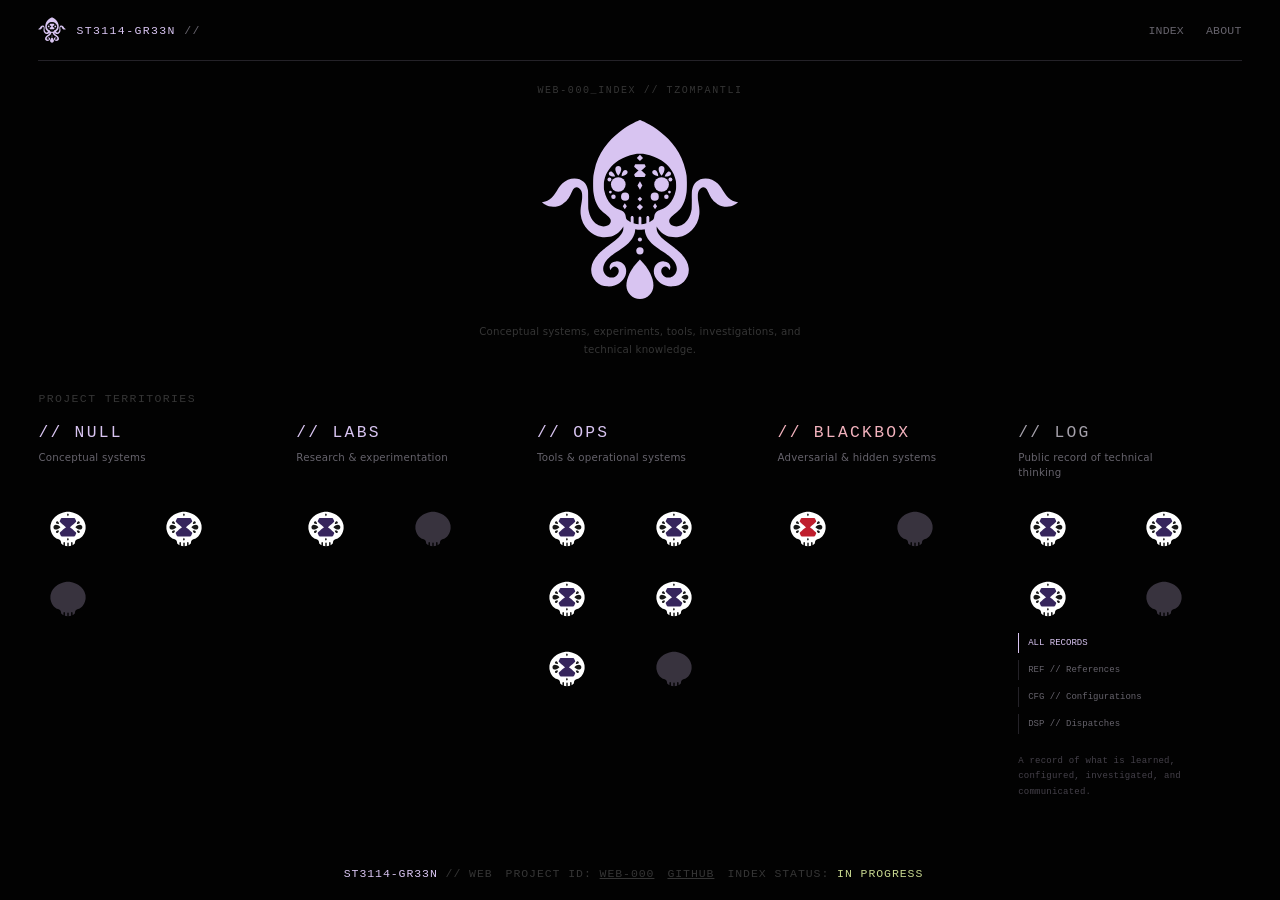
<file: index.html>
<!doctype html>
<html lang="en">
<head>
<meta charset="utf-8">
<meta name="viewport" content="width=device-width, initial-scale=1">
<meta name="theme-color" content="#020202">
<title>ST3114-GR33N // INDEX</title>
<link rel="icon" href="favicon/favicon_dark.svg" media="(prefers-color-scheme: dark)">
<link rel="icon" href="favicon/favicon_light.svg" media="(prefers-color-scheme: light)">
<link rel="stylesheet" href="style.css">
</head>
<body>
<div class="shell">
  <header class="topbar">
    <div class="brand-wrap">
      <img class="brand-icon" src="./assets/ST33114-GR33N_Icon.svg" alt="" aria-hidden="true">
      <div class="brand">ST3114-GR33N <span>//</span></div>
    </div>
    <nav class="topmeta" aria-label="Main links">
      <a href="#index">INDEX</a>
      <a href="#about" id="aboutLink">ABOUT</a>
      <!--<a href="mailto:hello@example.com" title="Replace with your contact address">CONTACT</a>-->
    </nav>
  </header>

  <section class="intro" id="about">
    <div class="eyebrow">WEB-000_Index // TZOMPANTLI</div>
    <div class="intro-banner">
      <img src="./assets/ST3114-GR33N_Web.svg" alt="ST3114-GR33N">
    </div>
    <div class="intro-note">Conceptual systems, experiments, tools, investigations, and technical knowledge.</div>
  </section>

  <div class="index-label" id="index">
    <span>PROJECT TERRITORIES</span>
    <span></span>
  </div>

  <main class="territories" aria-label="Project territories">
    <section class="territory" data-territory="NULL">
      <div class="territory-head"><div class="territory-name"><span class="territory-name-accent">// NULL</span></div><div class="territory-desc">Conceptual systems</div></div>
      <div class="territory-rule"></div>
      <div class="artifacts">
        <button class="artifact" data-id="NULL-001" aria-label="Inspect NULL-001 Maya Long Count" aria-expanded="false">
          <img src="./assets/skulls/skull_prototype.svg" alt="skull_prototype">
        </button>
        <button class="artifact" data-id="NULL-002" aria-label="Inspect NULL-002 Mexica Calendar" aria-expanded="false">
          <img src="./assets/skulls/skull_prototype.svg" alt="skull_prototype">
        </button>
        <button class="artifact-placeholder" data-id="###-PLH" aria-label="Placeholder" aria-expanded="false">
          <img src="./assets/skulls/skull_base.svg" alt="skull_prototype">
        </button>
      </div>
    </section>

    <section class="territory" data-territory="LABS">
      <div class="territory-head"><div class="territory-name"><span class="territory-name-accent">// LABS</span></div><div class="territory-desc">Research &amp; experimentation</div></div>
      <div class="territory-rule"></div>
      <div class="artifacts">
        <button class="artifact" data-id="LAB-001" aria-label="Inspect LAB-001 NixOS Homelab" aria-expanded="false">
          <img src="./assets/skulls/skull_prototype.svg" alt="skull_prototype">
        </button>
        <button class="artifact-placeholder" data-id="###-PLH" aria-label="Placeholder" aria-expanded="false">
          <img src="./assets/skulls/skull_base.svg" alt="skull_prototype">
        </button>
      </div>
    </section>

    <section class="territory" data-territory="OPS">
      <div class="territory-head"><div class="territory-name"><span class="territory-name-accent">// OPS</span></div><div class="territory-desc">Tools &amp; operational systems</div></div>
      <div class="territory-rule"></div>
      <div class="artifacts">
        <button class="artifact" data-id="OPS-001" aria-label="Inspect OPS-001 Network Analyzer" aria-expanded="false">
          <img src="./assets/skulls/skull_prototype.svg" alt="skull_prototype">
        </button>
        <button class="artifact" data-id="OPS-002" aria-label="Inspect OPS-002 Electronic Badge" aria-expanded="false">
          <img src="./assets/skulls/skull_prototype.svg" alt="skull_prototype">
        </button>
        <button class="artifact" data-id="OPS-003" aria-label="Inspect OPS-003 Agent Buddy" aria-expanded="false">
          <img src="./assets/skulls/skull_prototype.svg" alt="skull_prototype">
        </button>
        <button class="artifact" data-id="OPS-004" aria-label="Inspect OPS-004 Tamagotchi Lock Screen" aria-expanded="false">
          <img src="./assets/skulls/skull_prototype.svg" alt="skull_prototype">
        </button>
        <button class="artifact" data-id="OPS-005" aria-label="Inspect OPS-005 Project Vault Skill" aria-expanded="false">
          <img src="./assets/skulls/skull_prototype.svg" alt="skull_prototype">
        </button>
        <button class="artifact-placeholder" data-id="###-PLH" aria-label="Placeholder" aria-expanded="false">
          <img src="./assets/skulls/skull_base.svg" alt="skull_prototype">
        </button>
      </div>
    </section>

    <section class="territory" data-territory="BLACKBOX">
      <div class="territory-head"><div class="territory-name"><span class="territory-name-BBX">// BLACKBOX</span></div><div class="territory-desc">Adversarial &amp; hidden systems</div></div>
      <div class="territory-rule"></div>
      <div class="artifacts">
        <button class="artifact" data-id="BBX-001" aria-label="Inspect BBX-001 Sombra" aria-expanded="false">
          <img src="./assets/skulls/skull_prototype_bbx.svg" alt="skull_prototype">
        </button>
        <button class="artifact-placeholder" data-id="###-PLH" aria-label="Placeholder" aria-expanded="false">
          <img src="./assets/skulls/skull_base.svg" alt="skull_prototype">
        </button>
      </div>
    </section>

    <section class="territory" data-territory="LOG">
      <div class="territory-head"><div class="territory-name">// LOG</div><div class="territory-desc">Public record of technical thinking</div></div>
      <div class="territory-rule"></div>
      <div class="artifacts">
        <button class="artifact" data-id="REF-001" aria-label="Inspect REF-001 Git Remotes and Branches" aria-expanded="false">
          <img src="./assets/skulls/skull_prototype.svg" alt="skull_prototype">
        </button>
        <button class="artifact" data-id="CFG-001" aria-label="Inspect CFG-001 Linux Shell Environment" aria-expanded="false">
          <img src="./assets/skulls/skull_prototype.svg" alt="skull_prototype">
        </button>
        <button class="artifact" data-id="DSP-001" aria-label="Inspect DSP-001 AI Beyond the Hype" aria-expanded="false">
          <img src="./assets/skulls/skull_prototype.svg" alt="skull_prototype">
        </button>
        <button class="artifact-placeholder" data-id="###-PLH" aria-label="Placeholder" aria-expanded="false">
          <img src="./assets/skulls/skull_base.svg" alt="skull_prototype">
        </button>
      </div>
      <div class="log-subnav" aria-label="LOG content filters">
        <button class="log-filter active" data-filter="ALL">ALL RECORDS</button>
        <button class="log-filter" data-filter="REF">REF // References</button>
        <button class="log-filter" data-filter="CFG">CFG // Configurations</button>
        <button class="log-filter" data-filter="DSP">DSP // Dispatches</button>
      </div>
      <div class="log-note">A record of what is learned, configured, investigated, and communicated.</div>
    </section>
  </main>

  <footer class="footer">
    <span><span class="accent">ST3114-GR33N</span> // WEB</span>
    <span>PROJECT ID: <a href="https://github.com/st311a-gr33n/WEB-000_Index">WEB-000</a></span>
    <a href="https://github.com/st311a-gr33n" target="_blank" rel="noopener noreferrer">GITHUB</a>
    <span>INDEX STATUS: <span class="progress-accent">IN PROGRESS</span></span>
    <span></span>
  </footer>
</div>

<div class="record" id="record" role="tooltip" aria-hidden="true">
  <div class="record-top"><span id="recordCode">PROJECT RECORD</span><span id="recordType">CR-01</span></div>
  <h2 id="recordTitle">Artifact title</h2>
  <p id="recordDescription">Artifact description.</p>
  <div class="record-bottom"><span id="recordCategory">TERRITORY / NULL</span><span class="status" id="recordStatus">IN PROGRESS</span></div>
</div>

<div class="detail" id="detail" role="dialog" aria-modal="true" aria-labelledby="detailTitle">
  <div class="detail-card">
    <button class="detail-close" id="detailClose" aria-label="Close project record">ESC / CLOSE ×</button>
    <div class="detail-head">
      <div class="detail-heading">
        <div class="eyebrow" id="detailType">PROJECT RECORD</div>
        <div class="detail-id" id="detailId">NULL-001</div>
        <h2 id="detailTitle">Maya Long Count</h2>
      </div>
      <figure class="detail-skull" id="detailSkull">
        <img id="detailSkullImg" src="./assets/skulls/skull_prototype.svg" alt="">
      </figure>
    </div>
    <p class="detail-lead" id="detailDescription">A digital instrument for exploring the arithmetic and temporal structure of the Maya Long Count.</p>
    <div class="detail-extended" id="detailExtended"></div>
    <figure class="detail-image" id="detailImage" hidden>
      <img id="detailImageImg" alt="">
      <figcaption id="detailImageCaption"></figcaption>
    </figure>
    <div class="detail-meta"><span id="detailCategory">NULL / CONCEPTUAL SYSTEMS</span><span id="detailStatus">PROTOTYPE</span><span id="detailAction">PROJECT PAGE / NOT LINKED YET</span></div>
    <!-- <div class="hint">PROTOTYPE NOTE: replace placeholder records and connect each artifact to its destination.</div> -->
  </div>
</div>

<script src="script.js"></script>
</body>
</html>
</file>
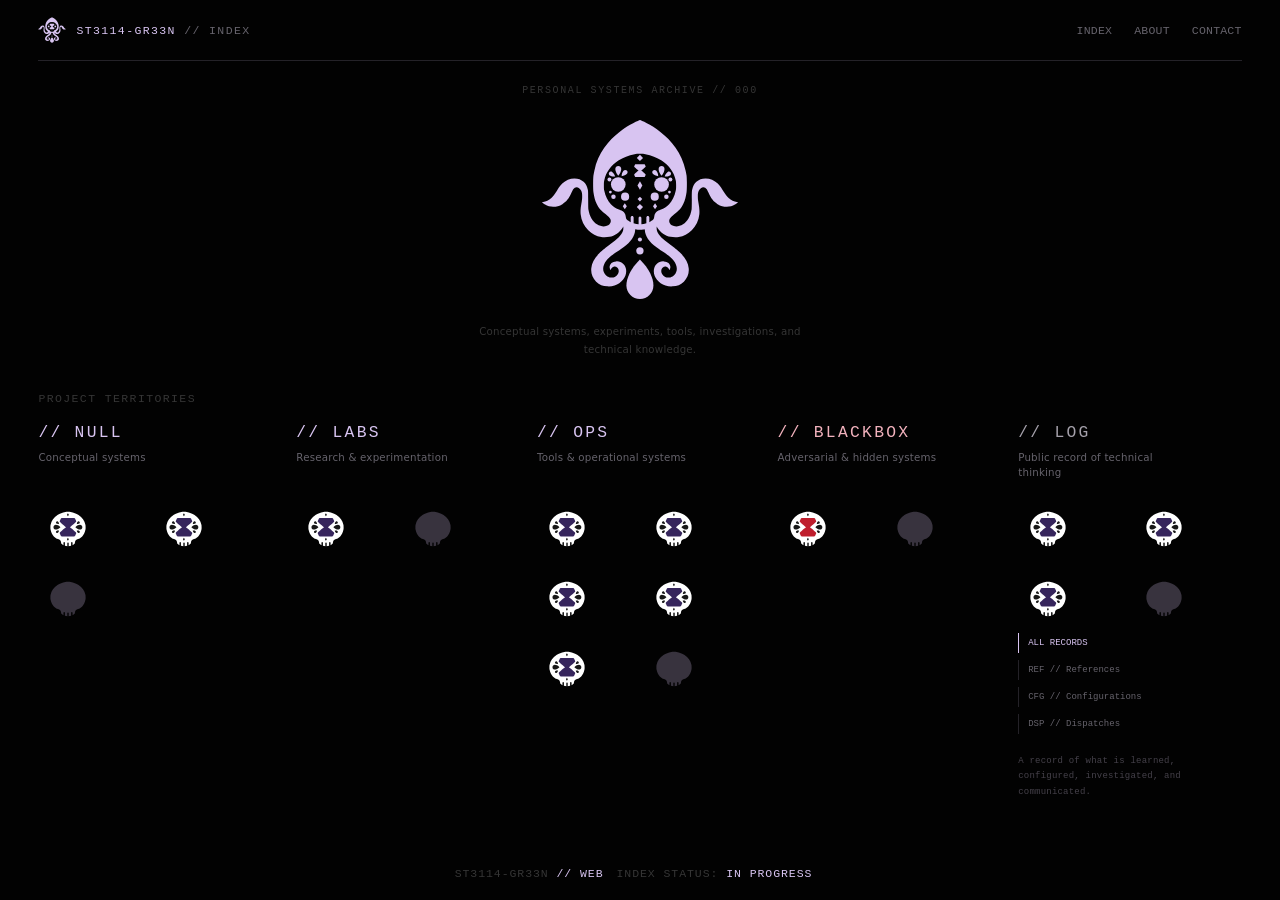
<file: st3114-gr33n-index-prototype-v2.html>
<!doctype html>
<html lang="en">
<head>
<meta charset="utf-8">
<meta name="viewport" content="width=device-width, initial-scale=1">
<meta name="theme-color" content="#020202">
<title>ST3114-GR33N // INDEX</title>
<link rel="icon" href="favicon/favicon_dark.svg" media="(prefers-color-scheme: dark)">
<link rel="icon" href="favicon/favicon_light.svg" media="(prefers-color-scheme: light)">
<link rel="stylesheet" href="style.css">
</head>
<body>
<div class="shell">
  <header class="topbar">
    <div class="brand-wrap">
      <img class="brand-icon" src="./assets/ST33114-GR33N_Icon.svg" alt="" aria-hidden="true">
      <div class="brand">ST3114-GR33N <span>// INDEX</span></div>
    </div>
    <nav class="topmeta" aria-label="Main links">
      <a href="#index">INDEX</a>
      <a href="#about" id="aboutLink">ABOUT</a>
      <a href="mailto:hello@example.com" title="Replace with your contact address">CONTACT</a>
    </nav>
  </header>

  <section class="intro" id="about">
    <div class="eyebrow">Personal systems archive // 000</div>
    <div class="intro-banner">
      <img src="./assets/ST3114-GR33N_Web.svg" alt="ST3114-GR33N">
    </div>
    <div class="intro-note">Conceptual systems, experiments, tools, investigations, and technical knowledge.</div>
  </section>

  <div class="index-label" id="index">
    <span>PROJECT TERRITORIES</span>
    <span></span>
  </div>

  <main class="territories" aria-label="Project territories">
    <section class="territory" data-territory="NULL">
      <div class="territory-head"><div class="territory-name"><span class="territory-name-accent">// NULL</span></div><div class="territory-desc">Conceptual systems</div></div>
      <div class="territory-rule"></div>
      <div class="artifacts">
        <button class="artifact" data-id="NULL-001" aria-label="Inspect NULL-001 Maya Long Count" aria-expanded="false">
          <img src="./assets/skulls/skull_prototype.svg" alt="skull_prototype">
        </button>
        <button class="artifact" data-id="NULL-002" aria-label="Inspect NULL-002 Mexica Calendar" aria-expanded="false">
          <img src="./assets/skulls/skull_prototype.svg" alt="skull_prototype">
        </button>
        <button class="artifact-placeholder" data-id="###-PLH" aria-label="Placeholder" aria-expanded="false">
          <img src="./assets/skulls/skull_base.svg" alt="skull_prototype">
        </button>
      </div>
    </section>

    <section class="territory" data-territory="LABS">
      <div class="territory-head"><div class="territory-name"><span class="territory-name-accent">// LABS</span></div><div class="territory-desc">Research &amp; experimentation</div></div>
      <div class="territory-rule"></div>
      <div class="artifacts">
        <button class="artifact" data-id="LAB-001" aria-label="Inspect LAB-001 NixOS Homelab" aria-expanded="false">
          <img src="./assets/skulls/skull_prototype.svg" alt="skull_prototype">
        </button>
        <button class="artifact-placeholder" data-id="###-PLH" aria-label="Placeholder" aria-expanded="false">
          <img src="./assets/skulls/skull_base.svg" alt="skull_prototype">
        </button>
      </div>
    </section>

    <section class="territory" data-territory="OPS">
      <div class="territory-head"><div class="territory-name"><span class="territory-name-accent">// OPS</span></div><div class="territory-desc">Tools &amp; operational systems</div></div>
      <div class="territory-rule"></div>
      <div class="artifacts">
        <button class="artifact" data-id="OPS-001" aria-label="Inspect OPS-001 Network Analyzer" aria-expanded="false">
          <img src="./assets/skulls/skull_prototype.svg" alt="skull_prototype">
        </button>
        <button class="artifact" data-id="OPS-002" aria-label="Inspect OPS-002 Electronic Badge" aria-expanded="false">
          <img src="./assets/skulls/skull_prototype.svg" alt="skull_prototype">
        </button>
        <button class="artifact" data-id="OPS-003" aria-label="Inspect OPS-003 Agent Buddy" aria-expanded="false">
          <img src="./assets/skulls/skull_prototype.svg" alt="skull_prototype">
        </button>
        <button class="artifact" data-id="OPS-004" aria-label="Inspect OPS-004 Tamagotchi Lock Screen" aria-expanded="false">
          <img src="./assets/skulls/skull_prototype.svg" alt="skull_prototype">
        </button>
        <button class="artifact" data-id="OPS-005" aria-label="Inspect OPS-005 Project Vault Skill" aria-expanded="false">
          <img src="./assets/skulls/skull_prototype.svg" alt="skull_prototype">
        </button>
        <button class="artifact-placeholder" data-id="###-PLH" aria-label="Placeholder" aria-expanded="false">
          <img src="./assets/skulls/skull_base.svg" alt="skull_prototype">
        </button>
      </div>
    </section>

    <section class="territory" data-territory="BLACKBOX">
      <div class="territory-head"><div class="territory-name"><span class="territory-name-BBX">// BLACKBOX</span></div><div class="territory-desc">Adversarial &amp; hidden systems</div></div>
      <div class="territory-rule"></div>
      <div class="artifacts">
        <button class="artifact" data-id="BBX-001" aria-label="Inspect BBX-001 Sombra" aria-expanded="false">
          <img src="./assets/skulls/skull_prototype_bbx.svg" alt="skull_prototype">
        </button>
        <button class="artifact-placeholder" data-id="###-PLH" aria-label="Placeholder" aria-expanded="false">
          <img src="./assets/skulls/skull_base.svg" alt="skull_prototype">
        </button>
      </div>
    </section>

    <section class="territory" data-territory="LOG">
      <div class="territory-head"><div class="territory-name">// LOG</div><div class="territory-desc">Public record of technical thinking</div></div>
      <div class="territory-rule"></div>
      <div class="artifacts">
        <button class="artifact" data-id="REF-001" aria-label="Inspect REF-001 Git Recovery Commands" aria-expanded="false">
          <img src="./assets/skulls/skull_prototype.svg" alt="skull_prototype">
        </button>
        <button class="artifact" data-id="CFG-001" aria-label="Inspect CFG-001 Linux Shell Environment" aria-expanded="false">
          <img src="./assets/skulls/skull_prototype.svg" alt="skull_prototype">
        </button>
        <button class="artifact" data-id="DSP-001" aria-label="Inspect DSP-001 AI Beyond the Hype" aria-expanded="false">
          <img src="./assets/skulls/skull_prototype.svg" alt="skull_prototype">
        </button>
        <button class="artifact-placeholder" data-id="###-PLH" aria-label="Placeholder" aria-expanded="false">
          <img src="./assets/skulls/skull_base.svg" alt="skull_prototype">
        </button>
      </div>
      <div class="log-subnav" aria-label="LOG content filters">
        <button class="log-filter active" data-filter="ALL">ALL RECORDS</button>
        <button class="log-filter" data-filter="REF">REF // References</button>
        <button class="log-filter" data-filter="CFG">CFG // Configurations</button>
        <button class="log-filter" data-filter="DSP">DSP // Dispatches</button>
      </div>
      <div class="log-note">A record of what is learned, configured, investigated, and communicated.</div>
    </section>
  </main>

  <footer class="footer">
    <span>ST3114-GR33N <span class="accent">// WEB</span></span>
    <span>INDEX STATUS: <span class="accent">IN PROGRESS</span></span>
    <span></span>
  </footer>
</div>

<div class="record" id="record" role="tooltip" aria-hidden="true">
  <div class="record-top"><span id="recordCode">PROJECT RECORD</span><span id="recordType">CR-01</span></div>
  <h2 id="recordTitle">Artifact title</h2>
  <p id="recordDescription">Artifact description.</p>
  <div class="record-bottom"><span id="recordCategory">TERRITORY / NULL</span><span class="status" id="recordStatus">IN PROGRESS</span></div>
</div>

<div class="detail" id="detail" role="dialog" aria-modal="true" aria-labelledby="detailTitle">
  <div class="detail-card">
    <button class="detail-close" id="detailClose" aria-label="Close project record">ESC / CLOSE ×</button>
    <div class="eyebrow" id="detailType">PROJECT RECORD</div>
    <div class="detail-id" id="detailId">NULL-001</div>
    <h2 id="detailTitle">Maya Long Count</h2>
    <p id="detailDescription">A digital instrument for exploring the arithmetic and temporal structure of the Maya Long Count.</p>
    <div class="detail-meta"><span id="detailCategory">NULL / CONCEPTUAL SYSTEMS</span><span id="detailStatus">PROTOTYPE</span><span id="detailAction">PROJECT PAGE / <!--NOT LINKED YET--> <a href="https://st311a-gr33n.github.io/NULL-001_Maya-Long-Count/">MAYA LONG COUNT</a></span></div>
    <!-- <div class="hint">PROTOTYPE NOTE: replace placeholder records and connect each artifact to its destination.</div> -->
  </div>
</div>

<script src="script.js"></script>
</body>
</html>
</file>
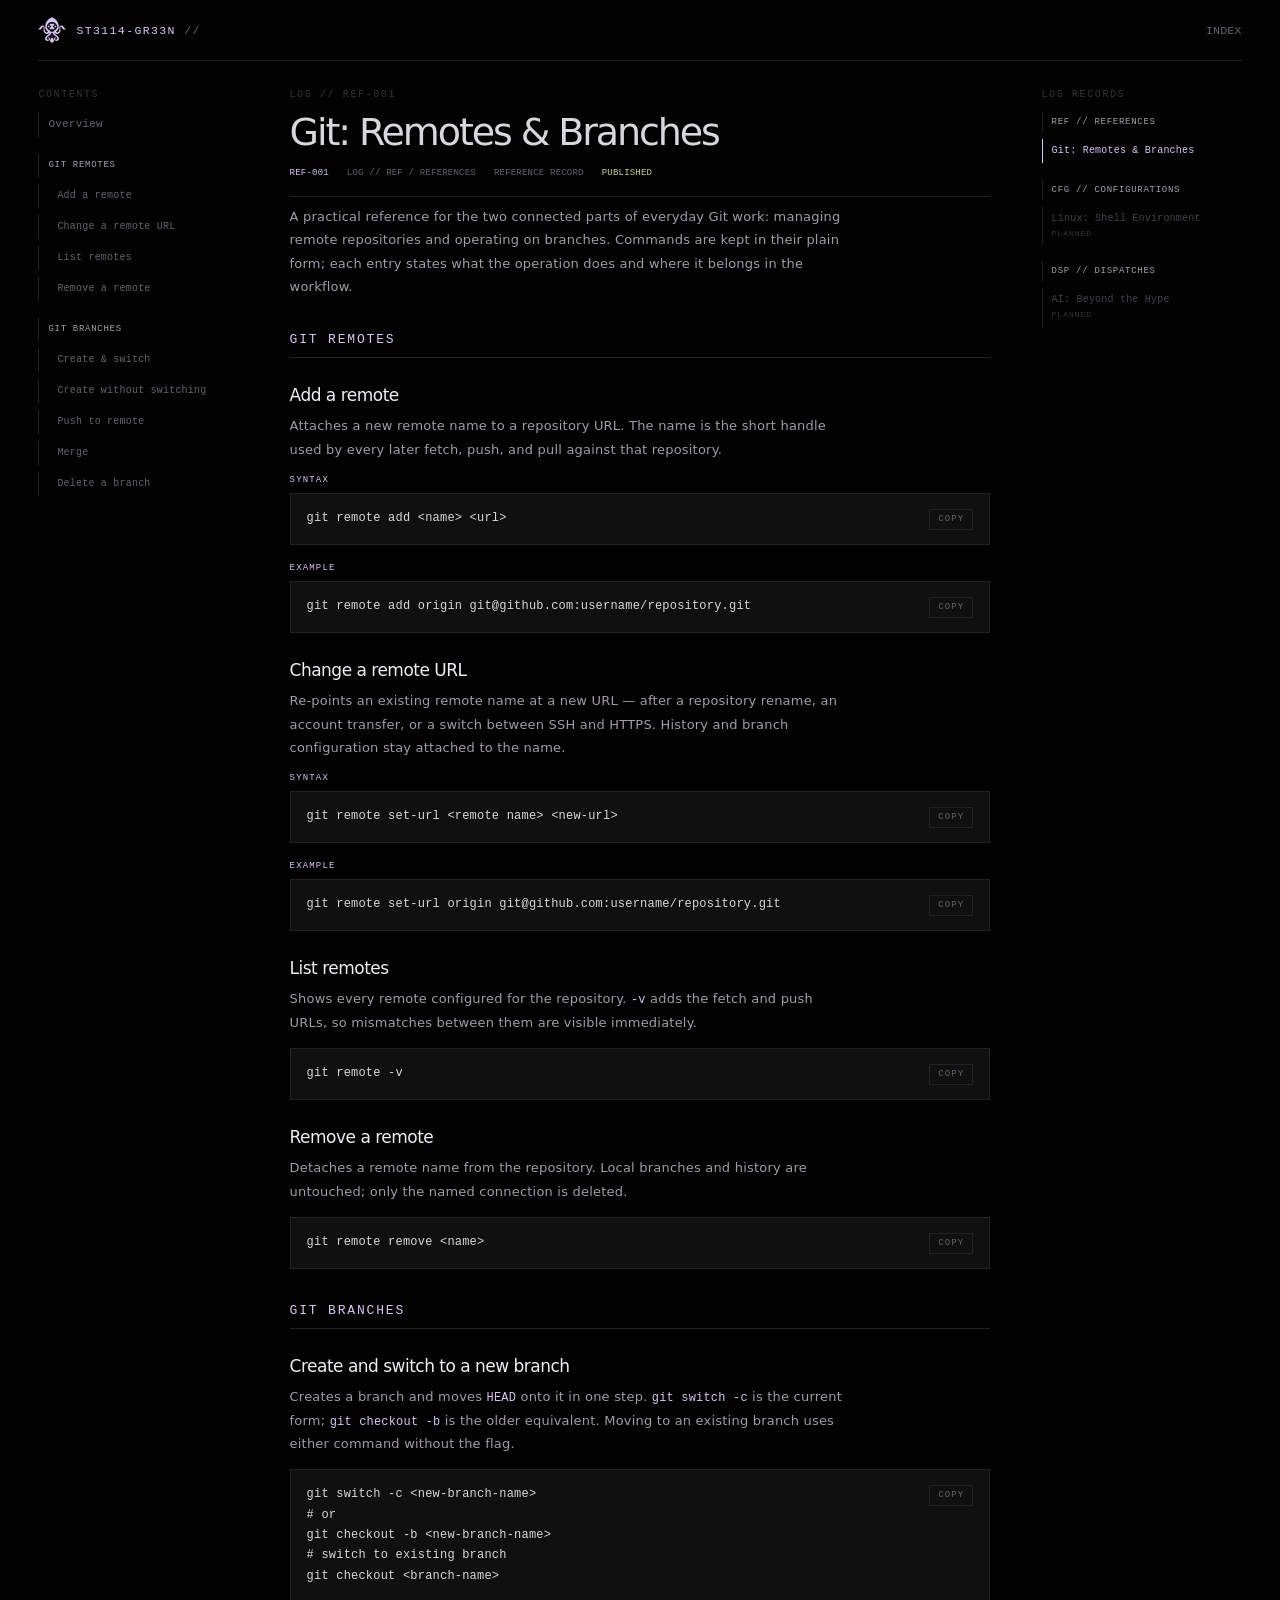
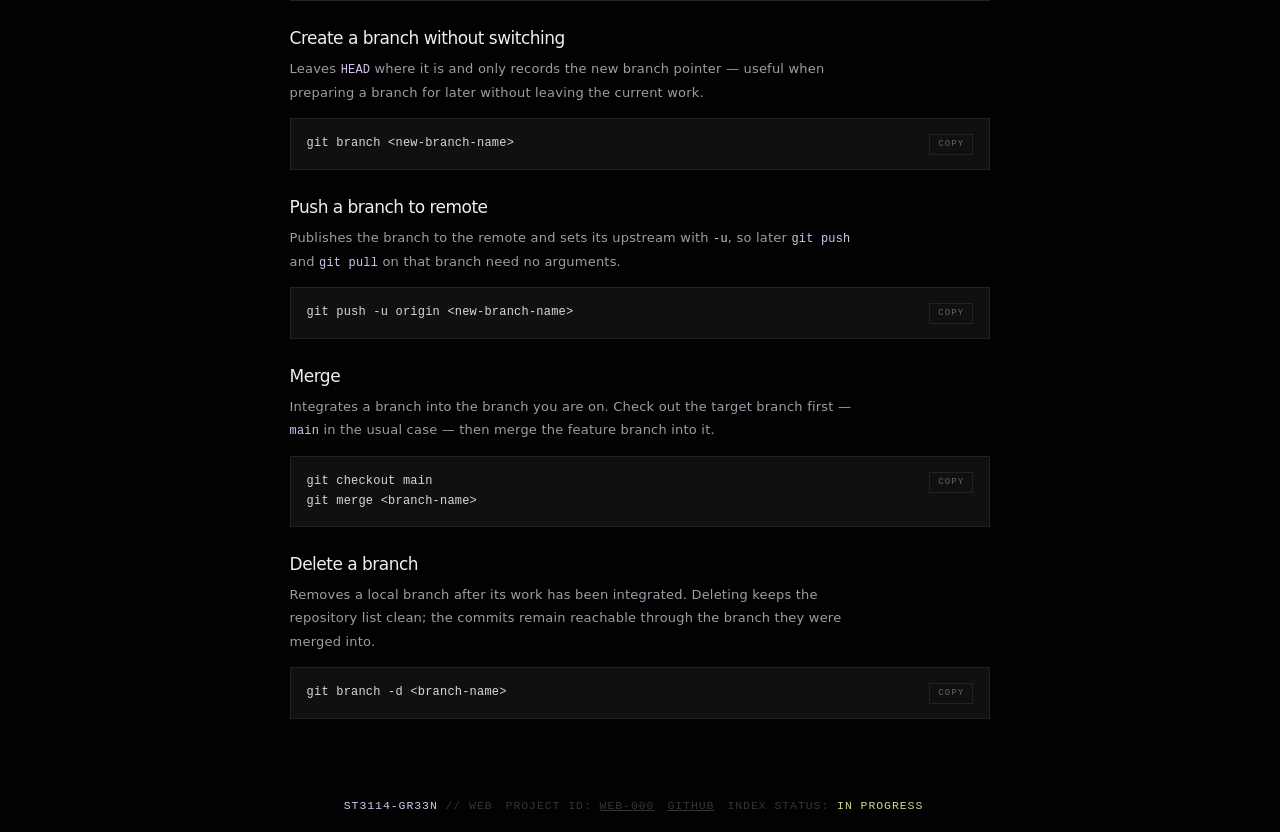
<file: log/ref-001.html>
<!doctype html>
<html lang="en">
<head>
<meta charset="utf-8">
<meta name="viewport" content="width=device-width, initial-scale=1">
<meta name="theme-color" content="#020202">
<title>ST3114-GR33N // REF-001</title>
<link rel="icon" href="../favicon/favicon_dark.svg" media="(prefers-color-scheme: dark)">
<link rel="icon" href="../favicon/favicon_light.svg" media="(prefers-color-scheme: light)">
<link rel="stylesheet" href="../style.css">
<style>
  /* Blog layout — page-scoped; brand tokens come from ../style.css */
  .log-article {
    display: grid;
    grid-template-columns: 200px minmax(0, 1fr) 200px;
    gap: clamp(24px, 4vw, 56px);
    align-items: start;
    flex: 1;
    padding: 28px 0 48px;
  }
  .log-toc {
    position: sticky;
    top: 20px;
    min-width: 0;
  }
  .log-toc-label {
    color: #353535;
    text-transform: uppercase;
    font-size: 10px;
    letter-spacing: .16em;
    margin-bottom: 12px;
  }
  .log-toc nav {
    display: flex;
    flex-direction: column;
    gap: 7px;
  }
  .log-toc a {
    border-left: 1px solid var(--line);
    padding: 5px 0 5px 9px;
    color: var(--muted);
    font-size: 11px;
    line-height: 1.4;
    text-decoration: none;
  }
  .log-toc a:hover, .log-toc a:focus-visible {
    color: var(--accent);
    border-left-color: var(--accent);
    outline: none;
  }
  .log-toc a.toc-group {
    margin-top: 10px;
    color: #a5a1ab;
    letter-spacing: .08em;
    text-transform: uppercase;
    font-size: 9px;
  }
  .log-toc a.toc-sub {
    padding-left: 18px;
    font-size: 10px;
  }
  .log-related {
    position: sticky;
    top: 20px;
    min-width: 0;
  }
  .log-related nav {
    display: flex;
    flex-direction: column;
    gap: 7px;
  }
  .related-group {
    margin-top: 10px;
    border-left: 1px solid var(--line);
    padding: 5px 0 5px 9px;
    color: #a5a1ab;
    font-size: 9px;
    letter-spacing: .08em;
    text-transform: uppercase;
  }
  .related-group:first-child {
    margin-top: 0;
  }
  .related-item {
    border-left: 1px solid var(--line);
    padding: 5px 0 5px 9px;
    color: var(--muted);
    font-size: 10px;
    line-height: 1.4;
    text-decoration: none;
  }
  a.related-item:hover, a.related-item:focus-visible {
    color: var(--accent);
    border-left-color: var(--accent);
    outline: none;
  }
  .related-item.current {
    color: var(--accent);
    border-left-color: var(--accent);
  }
  .related-item.tbd {
    color: #45414a;
  }
  .related-item .tag {
    display: block;
    margin-top: 2px;
    color: #353535;
    font-size: 8px;
    letter-spacing: .12em;
  }
  .log-content {
    width: 100%;
    max-width: 720px;
    margin-inline: auto;
    min-width: 0;
  }
  .log-content > .eyebrow {
    margin-bottom: 12px;
  }
  .log-content h1 {
    font: 400 clamp(26px, 4vw, 38px)/1.1 var(--sans);
    letter-spacing: -.055em;
    margin: 0 0 14px;
  }
  .log-meta {
    display: flex;
    flex-wrap: wrap;
    gap: 8px 18px;
    padding-bottom: 18px;
    margin-bottom: 8px;
    border-bottom: 1px solid var(--line);
    color: var(--muted);
    font-size: 9px;
  }
  .log-meta span:first-child {
    color: var(--accent);
  }
  .log-meta .status-published {
    color: var(--green-progress);
  }
  .log-content h2 {
    margin: 34px 0 10px;
    padding-bottom: 8px;
    border-bottom: 1px solid var(--line);
    color: var(--accent);
    font: 400 13px/1.3 var(--mono);
    letter-spacing: .14em;
    text-transform: uppercase;
  }
  .log-content h3 {
    margin: 26px 0 8px;
    color: #f0edf3;
    font: 400 17px/1.3 var(--sans);
    letter-spacing: -.03em;
  }
  .log-content p {
    color: #a19ba7;
    font: 13px/1.8 var(--sans);
    margin: 0 0 14px;
    max-width: 68ch;
  }
  .code-label {
    color: var(--accent);
    font-size: 9px;
    letter-spacing: .13em;
    text-transform: uppercase;
    margin: 14px 0 0;
  }
  .log-content pre {
    display: flex;
    align-items: flex-start;
    gap: 14px;
    background: var(--surface-2);
    border: 1px solid var(--line);
    padding: 14px 16px;
    margin: 8px 0 18px;
  }
  .log-content code {
    font-family: var(--mono);
    font-size: 12px;
    line-height: 1.7;
    color: var(--text);
  }
  .log-content pre code {
    flex: 1;
    min-width: 0;
    overflow-x: auto;
    scrollbar-width: thin;
    background: none;
    padding: 0;
  }
  .copy-btn {
    flex: none;
    border: 1px solid var(--line);
    background: transparent;
    color: var(--muted);
    font: 9px/1 var(--mono);
    letter-spacing: .13em;
    padding: 5px 8px;
    margin-top: 1px;
    cursor: pointer;
    transition: color .15s ease, border-color .15s ease;
  }
  .copy-btn:hover, .copy-btn:focus-visible {
    color: var(--accent);
    border-color: #4a4054;
    outline: none;
  }
  .copy-btn.copied {
    color: var(--green-progress);
    border-color: var(--green-progress);
  }
  .log-content p code, .log-content h3 code {
    color: var(--accent);
    font-size: .92em;
  }
  @media (max-width: 900px) {
    .log-article {
      grid-template-columns: minmax(0, 1fr);
      gap: 24px;
      padding-top: 20px;
    }
    .log-toc, .log-related {
      position: static;
    }
    .log-toc {
      border-bottom: 1px solid var(--line);
      padding-bottom: 18px;
    }
    .log-related {
      border-top: 1px solid var(--line);
      padding-top: 18px;
    }
  }
</style>
</head>
<body>
<div class="shell">
  <header class="topbar">
    <div class="brand-wrap">
      <img class="brand-icon" src="../assets/ST33114-GR33N_Icon.svg" alt="" aria-hidden="true">
      <div class="brand">ST3114-GR33N <span>//</span></div>
    </div>
    <nav class="topmeta" aria-label="Main links">
      <a href="../index.html">INDEX</a>
    </nav>
  </header>

  <main class="log-article">
    <aside class="log-toc" aria-label="Content navigation">
      <div class="log-toc-label">Contents</div>
      <nav>
        <a href="#overview">Overview</a>
        <a class="toc-group" href="#remotes">Git Remotes</a>
        <a class="toc-sub" href="#add-remote">Add a remote</a>
        <a class="toc-sub" href="#change-remote-url">Change a remote URL</a>
        <a class="toc-sub" href="#list-remotes">List remotes</a>
        <a class="toc-sub" href="#remove-remote">Remove a remote</a>
        <a class="toc-group" href="#branches">Git Branches</a>
        <a class="toc-sub" href="#create-switch">Create &amp; switch</a>
        <a class="toc-sub" href="#create-only">Create without switching</a>
        <a class="toc-sub" href="#push-branch">Push to remote</a>
        <a class="toc-sub" href="#merge">Merge</a>
        <a class="toc-sub" href="#delete-branch">Delete a branch</a>
      </nav>
    </aside>

    <article class="log-content">
      <div class="eyebrow">LOG // REF-001</div>
      <h1>Git: Remotes &amp; Branches</h1>
      <div class="log-meta">
        <span>REF-001</span>
        <span>LOG // REF / REFERENCES</span>
        <span>REFERENCE RECORD</span>
        <span class="status-published">PUBLISHED</span>
      </div>

      <section id="overview" aria-label="Overview">
        <p>A practical reference for the two connected parts of everyday Git work: managing remote repositories and operating on branches. Commands are kept in their plain form; each entry states what the operation does and where it belongs in the workflow.</p>
      </section>

      <section id="remotes" aria-label="Git remotes">
        <h2>Git Remotes</h2>

        <h3 id="add-remote">Add a remote</h3>
        <p>Attaches a new remote name to a repository URL. The name is the short handle used by every later fetch, push, and pull against that repository.</p>
        <div class="code-label">Syntax</div>
        <pre><code>git remote add &lt;name&gt; &lt;url&gt;</code></pre>
        <div class="code-label">Example</div>
        <pre><code>git remote add origin git@github.com:username/repository.git</code></pre>

        <h3 id="change-remote-url">Change a remote URL</h3>
        <p>Re-points an existing remote name at a new URL — after a repository rename, an account transfer, or a switch between SSH and HTTPS. History and branch configuration stay attached to the name.</p>
        <div class="code-label">Syntax</div>
        <pre><code>git remote set-url &lt;remote name&gt; &lt;new-url&gt;</code></pre>
        <div class="code-label">Example</div>
        <pre><code>git remote set-url origin git@github.com:username/repository.git</code></pre>

        <h3 id="list-remotes">List remotes</h3>
        <p>Shows every remote configured for the repository. <code>-v</code> adds the fetch and push URLs, so mismatches between them are visible immediately.</p>
        <pre><code>git remote -v</code></pre>

        <h3 id="remove-remote">Remove a remote</h3>
        <p>Detaches a remote name from the repository. Local branches and history are untouched; only the named connection is deleted.</p>
        <pre><code>git remote remove &lt;name&gt;</code></pre>
      </section>

      <section id="branches" aria-label="Git branches">
        <h2>Git Branches</h2>

        <h3 id="create-switch">Create and switch to a new branch</h3>
        <p>Creates a branch and moves <code>HEAD</code> onto it in one step. <code>git switch -c</code> is the current form; <code>git checkout -b</code> is the older equivalent. Moving to an existing branch uses either command without the flag.</p>
        <pre><code>git switch -c &lt;new-branch-name&gt;
# or
git checkout -b &lt;new-branch-name&gt;
# switch to existing branch
git checkout &lt;branch-name&gt;</code></pre>

        <h3 id="create-only">Create a branch without switching</h3>
        <p>Leaves <code>HEAD</code> where it is and only records the new branch pointer — useful when preparing a branch for later without leaving the current work.</p>
        <pre><code>git branch &lt;new-branch-name&gt;</code></pre>

        <h3 id="push-branch">Push a branch to remote</h3>
        <p>Publishes the branch to the remote and sets its upstream with <code>-u</code>, so later <code>git push</code> and <code>git pull</code> on that branch need no arguments.</p>
        <pre><code>git push -u origin &lt;new-branch-name&gt;</code></pre>

        <h3 id="merge">Merge</h3>
        <p>Integrates a branch into the branch you are on. Check out the target branch first — <code>main</code> in the usual case — then merge the feature branch into it.</p>
        <pre><code>git checkout main
git merge &lt;branch-name&gt;</code></pre>

        <h3 id="delete-branch">Delete a branch</h3>
        <p>Removes a local branch after its work has been integrated. Deleting keeps the repository list clean; the commits remain reachable through the branch they were merged into.</p>
        <pre><code>git branch -d &lt;branch-name&gt;</code></pre>
      </section>
    </article>

    <aside class="log-related" aria-label="Related log records">
      <div class="log-toc-label">Log Records</div>
      <nav>
        <div class="related-group">REF // References</div>
        <a class="related-item current" href="./ref-001.html" aria-current="page">Git: Remotes &amp; Branches</a>
        <div class="related-group">CFG // Configurations</div>
        <span class="related-item tbd">Linux: Shell Environment<span class="tag">PLANNED</span></span>
        <div class="related-group">DSP // Dispatches</div>
        <span class="related-item tbd">AI: Beyond the Hype<span class="tag">PLANNED</span></span>
      </nav>
    </aside>
  </main>

  <footer class="footer">
    <span><span class="accent">ST3114-GR33N</span> // WEB</span>
    <span>PROJECT ID: <a href="https://github.com/st311a-gr33n/WEB-000_Index">WEB-000</a></span>
    <a href="https://github.com/st311a-gr33n" target="_blank" rel="noopener noreferrer">GITHUB</a>
    <span>INDEX STATUS: <span class="progress-accent">IN PROGRESS</span></span>
    <span></span>
  </footer>
</div>
<script>
(function () {
  var reduceMotion = window.matchMedia("(prefers-reduced-motion: reduce)").matches;
  document.querySelectorAll(".log-content pre").forEach(function (pre) {
    var btn = document.createElement("button");
    btn.type = "button";
    btn.className = "copy-btn";
    btn.textContent = "COPY";
    btn.setAttribute("aria-label", "Copy code snippet");
    btn.addEventListener("click", function () {
      var code = pre.querySelector("code");
      var text = code ? code.textContent : pre.textContent;
      var ok = function () {
        btn.textContent = "COPIED";
        btn.classList.add("copied");
        window.setTimeout(function () {
          btn.textContent = "COPY";
          btn.classList.remove("copied");
        }, reduceMotion ? 4000 : 1600);
      };
      if (navigator.clipboard && navigator.clipboard.writeText) {
        navigator.clipboard.writeText(text).then(ok, function () { fallbackCopy(text, ok); });
      } else {
        fallbackCopy(text, ok);
      }
    });
    pre.appendChild(btn);
  });
  function fallbackCopy(text, done) {
    var ta = document.createElement("textarea");
    ta.value = text;
    ta.setAttribute("readonly", "");
    ta.style.position = "fixed";
    ta.style.opacity = "0";
    document.body.appendChild(ta);
    ta.select();
    try { document.execCommand("copy"); done(); } catch (e) { /* clipboard unavailable */ }
    document.body.removeChild(ta);
  }
})();
</script>
</body>
</html>
</file>
<file: style.css>
:root {
    --bg: #020202;
    --surface: #080808;
    --surface-2: #101010;
    --text: #d9d7dc;
    --muted: #66636c;
    --dim: #29272d;
    --line: #242228;
    --accent: #d8c4f1;
    --red: #f2b2bd;
    --blue: #83d4e5;
    --green-progress: #c6d68f;
    --gray-planned: #353535;
    --mono: ui-monospace, SFMono-Regular, Menlo, Monaco, Consolas, "Liberation Mono", monospace;
    --sans: Inter, ui-sans-serif, system-ui, -apple-system, BlinkMacSystemFont, "Segoe UI", sans-serif;
  }
  * { 
    box-sizing: border-box; 
  }
  html {
    background: var(--bg);
    color-scheme: dark;
  }
  body {
    margin: 0;
    min-height: 100vh;
    background: var(--bg);
    color: var(--text);
    font-family: var(--mono);
    font-size: 14px;
    letter-spacing: .015em;
  }
  button, input {
    font: inherit;
  }
  button {
    color: inherit;
  }
  .shell {
    min-height: 100vh;
    display: flex;
    flex-direction: column;
    padding: 16px clamp(18px, 3vw, 48px) 20px;
  }
  /* Navbar */
  .topbar {
    display: flex;
    align-items: center;
    justify-content: space-between;
    gap: 24px;
    padding-bottom: 16px;
    border-bottom: 1px solid var(--line);
  }
  .brand-wrap {
    display: flex;
    align-items: center;
    gap: 10px;
  }
  .brand {
    color: var(--accent);
    font-size: .72rem;
    letter-spacing: .12em;
  }
  .brand span {
    color: var(--muted);
  }
  .brand-icon {
    width: 28px;
    height: 28px;
    flex: none;
    display: block;
  }
  .topmeta {
    display: flex;
    gap: 22px;
    color: var(--muted);
    font-size: .72rem;
    text-align: right;
    align-self: center;
  }
  .topmeta a {
    color: inherit;
    text-decoration: none;
  }
  .topmeta a:hover, .topmeta a:focus-visible {
    color: var(--accent);
  }
  /* Intro // Index */
  .intro {
    display: flex;
    flex-direction: column;
    align-items: center;
    gap: 24px;
    padding: 24px 0 26px;
    text-align: center;
  }
  .intro > .eyebrow {
    margin-bottom: 0;
  }
  .intro-banner {
    width: 100%;
    display: flex;
    justify-content: center;
  }
  .intro-banner img {
    width: 100%;
    height: clamp(120px, 14vw, 200px);
    object-fit: contain;
    display: block;
  }
  .eyebrow {
    color: #353535;
    text-transform: uppercase;
    font-size: 10px;
    letter-spacing: .16em;
    margin-bottom: 10px;
  }
  h1 {
    margin: 0;
    font-weight: 400;
    font-size: clamp(20px, 2.6vw, 32px);
    letter-spacing: -.06em;
    line-height: 1.1;
  }
  .intro-note {
    max-width: 330px;
    color: #353535;
    line-height: 1.7;
    font-size: 0.64rem;
    font-family: var(--sans);
  }
  .index-label {
    display: flex;
    justify-content: space-between;
    color: #353535;
    font-size: 0.72rem;
    letter-spacing: .12em;
    padding: 8px 0 2px;
  }
  /* Portfolio // Territories */
  .territories {
    display: grid;
    grid-template-columns: repeat(5, minmax(0, 1fr));
    flex: 1;
  }
  .territory {
    min-width: 0;
    padding: 16px clamp(8px, 1.35vw, 20px) 24px;
    position: relative;
    transition: background .2s ease;
  }
  .territory:first-child {
    padding-left: 0;
  }
  .territory:last-child {
    padding-right: 0;
  }
  .territory-head {
    display: flex;
    flex-direction: column;
    gap: 8px;
    min-height: 64px;
  }
  .territory-name {
    color: #a5a1ab;
    font-size: clamp(0.92rem, 1.5vw, 1.02rem);
    letter-spacing: .14em;
  }
  .territory-name-accent {
    color: var(--accent);
  }
  .territory-name-BBX {
    color: var(--red);
  }
  .territory-desc {
    color: var(--muted);
    font-size: 0.64rem;
    line-height: 1.5;
    max-width: 180px;
    font-family: var(--sans);
  }
  .territory-rule {
    height: 0;
    margin: 8px 0 12px;
  }
  /* Projects // Artifacts */
  .artifacts {
    display: grid;
    grid-template-columns: repeat(2, minmax(0, 1fr));
    align-content: start;
    justify-items: start;
    gap: 10px 8px;
  }
  .artifact {
    position: relative;
    display: flex;
    align-items: center;
    justify-content: center;
    width: clamp(48px, 5.2vw, 60px);
    aspect-ratio: 1;
    padding: 8px;
    border: 1px solid transparent;
    background: transparent;
    cursor: pointer;
    color: var(--dim);
    border-radius: 2px;
    transition: color .18s ease, border-color .18s ease, background .18s ease, transform .18s ease;
  }
  .artifact svg {
    width: 100%;
    height: 100%;
    display: block;
    overflow: visible;
  }
  .artifact img {
    width: 100%;
    height: 100%;
    display: block;
    overflow: visible;
  }
  .artifact:hover, .artifact:focus-visible, .artifact[aria-expanded="true"] {
    color: var(--accent);
    border-color: #4a4054;
    background: #0a080d;
    outline: none;
  }
  .artifact:hover {
    transform: translateY(-2px);
  }
  .artifact:focus-visible {
    box-shadow: 0 0 0 1px var(--accent);
  }
  .artifact .teeth, .artifact .ornament {
    stroke: currentColor;
  }
  .artifact .bone {
    fill: currentColor;
  }
  .artifact .cutout {
    fill: var(--bg);
  }
  .artifact-label {
    display: none;
  }
  .artifact-placeholder {
    position: relative;
    display: flex;
    align-items: center;
    justify-content: center;
    width: clamp(48px, 5.2vw, 60px);
    aspect-ratio: 1;
    padding: 8px;
    border: 1px solid transparent;
    background: transparent;
    cursor: pointer;
    color: var(--dim);
    border-radius: 2px;
    transition: color .18s ease, border-color .18s ease, background .18s ease, transform .18s ease;
  }
  .artifact-placeholder img {
    width: 100%;
    height: 100%;
    display: block;
    overflow: visible; opacity: .25;
  }
  /* Project Description // Records */
  .record {
    position: fixed;
    z-index: 10;
    width: min(310px, calc(100vw - 32px));
    padding: 16px 17px 15px;
    background: #08070a;
    border: 1px solid #51475d;
    box-shadow: 0 12px 40px #000b;
    pointer-events: none;
    opacity: 0;
    transform: translateY(4px);
    transition: opacity .12s ease, transform .12s ease;
  }
  .record.visible {
    opacity: 1;
    transform: translateY(0);
  }
  .record-top {
    display: flex;
    justify-content: space-between;
    gap: 12px;
    color: var(--accent);
    font-size: 9px;
    letter-spacing: .13em;
    margin-bottom: 12px;
  }
  .record h2 {
    margin: 0 0 8px;
    font: 400 17px/1.2 var(--sans);
    letter-spacing: -.035em;
    color: #f0edf3;
  }
  .record p {
    margin: 0;
    color: #9c97a3;
    font: 11px/1.65 var(--sans);
  }
  .record-bottom {
    margin-top: 15px;
    padding-top: 10px;
    border-top: 1px solid var(--line);
    display: flex;
    justify-content: space-between;
    gap: 12px;
    color: var(--muted);
    font-size: 9px;
  }
  .record-bottom .status {
    color: var(--accent);
  }
  .record-bottom .status.status-planned,
  .detail-meta .status-planned {
    color: var(--gray-planned);
  }
  .record-bottom .status.status-published,
  .detail-meta .status-published {
    color: var(--green-progress);
  }
  .log-subnav {
    margin-top: 4px;
    display: flex;
    flex-direction: column;
    gap: 7px;
  }
  .log-filter {
    text-align: left;
    border: 0;
    border-left: 1px solid var(--line);
    padding: 5px 0 5px 9px;
    background: transparent;
    color: var(--muted);
    font-size: 9px;
    cursor: pointer;
  }
  .log-filter:hover, .log-filter:focus-visible, .log-filter.active {
    color: var(--accent);
    border-left-color: var(--accent);
    outline: none;
  }
  .log-note {
    margin-top: 20px;
    color: #45414a;
    font-size: 9px;
    line-height: 1.7;
    max-width: 170px;
  }
  /* Footer */
  .footer { display: flex;
    justify-content: center;
    bottom: 24px;
    gap: 13px;
    padding-top: 14px;
    color: #353535;
    font-size: 0.72rem;
    letter-spacing: .08em;
  }
  .footer .accent {
    color: var(--accent);
  }
  .footer .progress-accent {
    color: var(--green-progress);
  }
  .footer a {
    text-decoration: underline;
    color: #353535;
  }
  .footer a:hover {
    color: var(--accent);
  }
  .detail {
    position: fixed;
    inset: 0;
    z-index: 20;
    display: none;
    align-items: center;
    justify-content: center;
    padding: 20px;
    background: #000c;
    backdrop-filter: blur(5px);
  }
  /* Project Details // Detail Record */
  .detail.open {
    display: flex;
  }
  .detail-card {
    width: min(520px, 100%);
    max-height: calc(100vh - 40px);
    overflow-y: auto;
    border: 1px solid #49414f;
    background: #070608;
    padding: clamp(22px, 4vw, 38px);
    position: relative;
    scrollbar-width: thin;
  }
  .detail-close {
    position: absolute;
    z-index: 1;
    right: 15px;
    top: 13px;
    border: 0;
    background: none;
    color: var(--muted);
    cursor: pointer;
    font-size: 10px;
  }
  .detail-close:hover, .detail-close:focus-visible {
    color: var(--accent);
  }
  .detail-head {
    display: flex;
    align-items: flex-start;
    justify-content: space-between;
    gap: 18px;
  }
  .detail-heading {
    min-width: 0;
  }
  .detail-skull {
    flex: none;
    width: clamp(54px, 5vw, 62px);
    margin: 12px 0 0;
    pointer-events: none;
  }
  .detail-skull img {
    width: 100%;
    height: auto;
    display: block;
  }
  .detail-id {
    color: var(--accent);
    font-size: 10px;
    letter-spacing: .14em;
    margin: 8px 0 18px;
  }
  .detail-card h2 {
    font: 400 clamp(24px, 5vw, 38px)/1.1 var(--sans);
    letter-spacing: -.055em;
    margin: 0 0 14px;
  }
  .detail-card p {
    color: #a19ba7;
    font: 13px/1.8 var(--sans);
    max-width: 58ch;
    margin: 0;
  }
  .detail-extended {
    margin-top: 14px;
  }
  .detail-extended p + p {
    margin-top: 12px;
  }
  .detail-image {
    margin: 20px 0 0;
    border: 1px solid var(--line);
    background: var(--surface-2);
  }
  .detail-image[hidden] {
    display: none;
  }
  .detail-image img {
    width: 100%;
    height: auto;
    max-height: 260px;
    object-fit: cover;
    display: block;
  }
  .detail-image figcaption {
    padding: 9px 11px;
    color: var(--muted);
    font-size: 9px;
    line-height: 1.6;
    border-top: 1px solid var(--line);
  }
  .detail-image figcaption[hidden] {
    display: none;
  }
  .detail-meta {
    display: flex;
    flex-wrap: wrap;
    gap: 8px 18px;
    margin-top: 24px;
    padding-top: 14px;
    color: var(--muted);
    font-size: 9px;
  }
  .detail-meta span:first-child {
    color: var(--accent);
  }
  .detail-meta a {
    color: var(--accent);
    text-decoration: none;
    border-bottom: 1px solid #4a4054;
  }
  .detail-meta a:hover, .detail-meta a:focus-visible {
    color: var(--text);
    border-bottom-color: var(--accent);
    outline: none;
  }
  .hint {
    color: #4a4650;
    font-size: 9px;
    margin-top: 22px;
  }
  /* Media */
  @media (max-width: 900px) {
    .territories {
      grid-template-columns: repeat(3, minmax(0, 1fr));
    }
    .territory {
      min-height: 220px;
    }
    .territory:nth-child(4) {
      padding-left: 0;
    }
  }
  @media (max-width: 560px) {
    .shell { padding: 18px 16px 14px; }
    .topbar { padding-bottom: 16px; }
    .topmeta { gap: 10px; }
    .intro { padding: 20px 0; }
    .intro-note { max-width: 100%; }
    .territories { grid-template-columns: repeat(2, minmax(0, 1fr)); }
    .territory, .territory:first-child, .territory:nth-child(4) { padding: 15px 12px 22px; }
    .territory:nth-child(odd) { padding-left: 0; }
    .territory:nth-child(even) { padding-right: 0; }
    .territory:nth-child(5) { grid-column: 1 / -1; padding-left: 0; }
    .artifacts { grid-template-columns: repeat(3, minmax(0, 1fr)); max-width: 250px; }
    .artifact { width: 62px; }
    .artifact-placeholder { width: 62px; }
    .detail-head { gap: 12px; }
    .detail-skull { width: 56px; margin-top: 14px; }
    .detail-image img { max-height: 180px; }
    .footer { flex-direction: column; gap: 8px; }
  }
  @media (prefers-reduced-motion: reduce) {
    *, *::before, *::after { transition-duration: .01ms !important; scroll-behavior: auto !important; }
  }
</file>
